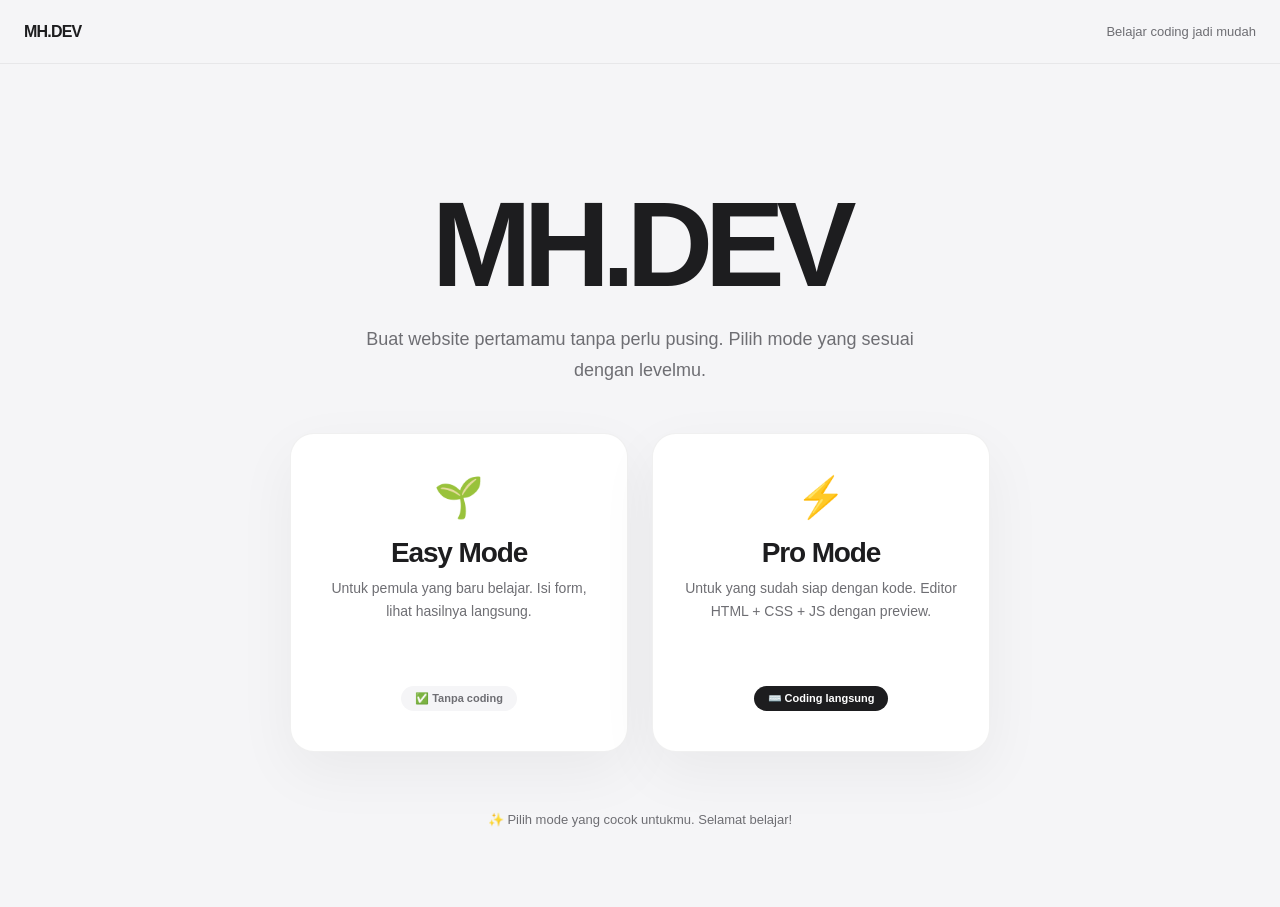
<file: index.html>
<!DOCTYPE html>
<html lang="id">
<head>
    <meta charset="UTF-8">
    <meta name="viewport" content="width=device-width, initial-scale=1.0">
    <meta name="description" content="MH.DEV – Belajar coding dengan cara yang menyenangkan.">
    <title>MH.DEV</title>
    <link rel="stylesheet" href="style.css">
    <style>
        .landing {
            max-width: 1000px;
            margin: 0 auto;
            padding: 120px 24px 80px;
            text-align: center;
        }
        .landing h1 {
            font-size: clamp(60px, 10vw, 120px);
            line-height: 1;
            letter-spacing: -.07em;
            margin-bottom: 20px;
        }
        .landing p {
            max-width: 600px;
            margin: 0 auto 48px;
            color: var(--muted);
            font-size: 18px;
            line-height: 1.7;
        }
        .mode-grid {
            display: grid;
            grid-template-columns: 1fr 1fr;
            gap: 24px;
            max-width: 700px;
            margin: 0 auto;
        }
        .mode-card {
            padding: 40px 28px;
            background: var(--surface);
            border: 1px solid rgba(0,0,0,.06);
            border-radius: var(--radius);
            box-shadow: 0 20px 60px rgba(0,0,0,.05);
            text-decoration: none;
            color: var(--text);
            transition: transform .3s var(--ease), box-shadow .3s var(--ease);
        }
        .mode-card:hover {
            transform: translateY(-6px);
            box-shadow: 0 30px 80px rgba(0,0,0,.08);
        }
        .mode-card .icon {
            font-size: 40px;
            display: block;
            margin-bottom: 16px;
        }
        .mode-card h2 {
            font-size: 28px;
            letter-spacing: -.04em;
            margin-bottom: 8px;
        }
        .mode-card p {
            color: var(--muted);
            font-size: 14px;
            line-height: 1.6;
        }
        .mode-card .badge {
            display: inline-block;
            margin-top: 16px;
            padding: 6px 14px;
            background: var(--bg);
            border-radius: 999px;
            font-size: 11px;
            font-weight: 600;
            color: var(--muted);
        }
        .mode-card .badge.pro {
            background: #1d1d1f;
            color: #fff;
        }
        .footer-landing {
            margin-top: 60px;
            color: var(--muted);
            font-size: 13px;
        }
        @media (max-width: 600px) {
            .mode-grid {
                grid-template-columns: 1fr;
            }
        }
    </style>
</head>
<body>

<header class="topbar" style="background:rgba(245,245,247,.92);">
    <a href="index.html" class="brand">MH.DEV</a>
    <span style="color:var(--muted);font-size:13px;">Belajar coding jadi mudah</span>
</header>

<main>
    <section class="landing">
        <h1>MH.DEV</h1>
        <p>Buat website pertamamu tanpa perlu pusing. Pilih mode yang sesuai dengan levelmu.</p>

        <div class="mode-grid">
            <a href="easy.html" class="mode-card">
                <span class="icon">🌱</span>
                <h2>Easy Mode</h2>
                <p>Untuk pemula yang baru belajar. Isi form, lihat hasilnya langsung.</p>
                <span class="badge">✅ Tanpa coding</span>
            </a>
            <a href="pro.html" class="mode-card">
                <span class="icon">⚡</span>
                <h2>Pro Mode</h2>
                <p>Untuk yang sudah siap dengan kode. Editor HTML + CSS + JS dengan preview.</p>
                <span class="badge pro">⌨️ Coding langsung</span>
            </a>
        </div>

        <div class="footer-landing">
            ✨ Pilih mode yang cocok untukmu. Selamat belajar!
        </div>
    </section>
</main>

</body>
</html>
</file>
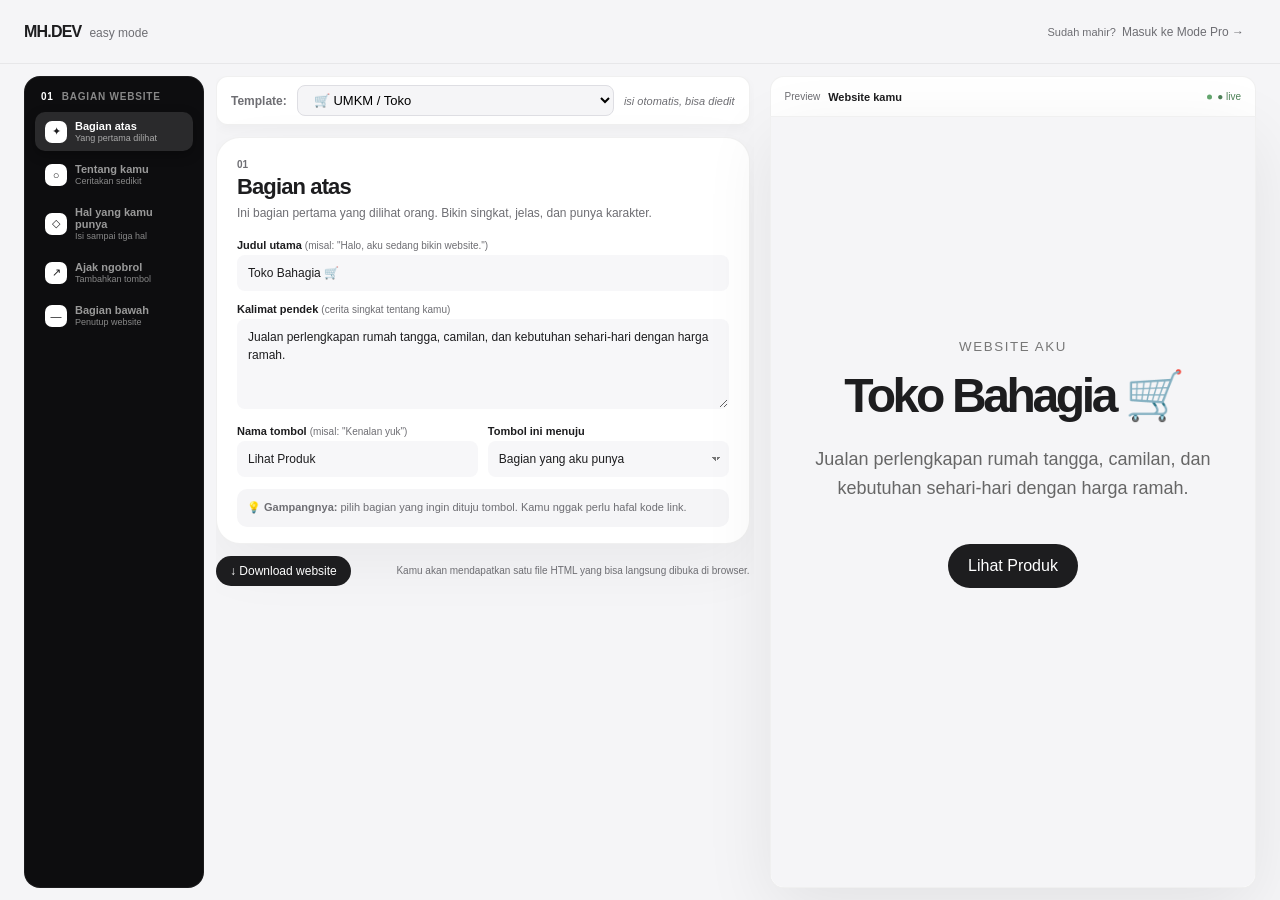
<file: easy.html>
<!DOCTYPE html>
<html lang="id">
<head>
    <meta charset="UTF-8">
    <meta name="viewport" content="width=device-width, initial-scale=1.0">
    <meta name="description" content="MH.DEV Easy Mode – Bikin website dengan cara yang lebih mudah.">
    <title>MH.DEV – Easy Mode</title>
    <link rel="stylesheet" href="style.css">
</head>
<body>

<header class="topbar">
    <a href="index.html" class="brand">
        MH.DEV
        <span>easy mode</span>
    </a>
    <a href="pro.html" class="pro-entry">
        <span>Sudah mahir?</span>
        <strong>Masuk ke Mode Pro →</strong>
    </a>
</header>

<main class="easy-main">
    <!-- DUA KOLOM UTAMA (tanpa intro) -->
    <div class="easy-layout">

        <!-- KOLOM KIRI: Sidebar + Editor -->
        <div class="left-panel">
            <aside class="easy-sidebar dark-sidebar">
                <div class="sidebar-title">
                    <span>01</span>
                    Bagian website
                </div>
                <button class="easy-nav active" data-section="hero" type="button">
                    <span class="nav-icon">✦</span>
                    <span>
                        <strong>Bagian atas</strong>
                        <small>Yang pertama dilihat</small>
                    </span>
                </button>
                <button class="easy-nav" data-section="about" type="button">
                    <span class="nav-icon">○</span>
                    <span>
                        <strong>Tentang kamu</strong>
                        <small>Ceritakan sedikit</small>
                    </span>
                </button>
                <button class="easy-nav" data-section="features" type="button">
                    <span class="nav-icon">◇</span>
                    <span>
                        <strong>Hal yang kamu punya</strong>
                        <small>Isi sampai tiga hal</small>
                    </span>
                </button>
                <button class="easy-nav" data-section="contact" type="button">
                    <span class="nav-icon">↗</span>
                    <span>
                        <strong>Ajak ngobrol</strong>
                        <small>Tambahkan tombol</small>
                    </span>
                </button>
                <button class="easy-nav" data-section="footer" type="button">
                    <span class="nav-icon">—</span>
                    <span>
                        <strong>Bagian bawah</strong>
                        <small>Penutup website</small>
                    </span>
                </button>
            </aside>

            <section class="easy-editor">
                <!-- TEMPLATE SELECTOR (dipindahkan ke dalam editor) -->
                <div class="template-selector">
                    <label for="templateSelect">Template:</label>
                    <select id="templateSelect">
                        <option value="umkm">🛒 UMKM / Toko</option>
                        <option value="kelas">🏫 Kelas / Sekolah</option>
                        <option value="portofolio">🎨 Portofolio</option>
                        <option value="event">🎉 Event</option>
                    </select>
                    <span class="template-hint">isi otomatis, bisa diedit</span>
                </div>

                <!-- Hero -->
                <div class="easy-card active" data-editor="hero">
                    <div class="card-heading">
                        <span class="card-number">01</span>
                        <h2>Bagian atas</h2>
                        <p>Ini bagian pertama yang dilihat orang. Bikin singkat, jelas, dan punya karakter.</p>
                    </div>
                    <label>
                        <span>Judul utama <small>(misal: "Halo, aku sedang bikin website.")</small></span>
                        <input id="heroTitle" type="text" value="" autocomplete="off" spellcheck="false" />
                    </label>
                    <label>
                        <span>Kalimat pendek <small>(cerita singkat tentang kamu)</small></span>
                        <textarea id="heroText" rows="4" autocomplete="off" spellcheck="false"></textarea>
                    </label>
                    <div class="field-grid">
                        <label>
                            <span>Nama tombol <small>(misal: "Kenalan yuk")</small></span>
                            <input id="heroButton" type="text" value="" autocomplete="off" spellcheck="false" />
                        </label>
                        <label>
                            <span>Tombol ini menuju</span>
                            <select id="heroLinkType">
                                <option value="about">Bagian tentang aku</option>
                                <option value="features">Bagian yang aku punya</option>
                                <option value="contact">Bagian kontak</option>
                                <option value="custom">Aku mau isi sendiri</option>
                            </select>
                            <input id="heroLinkCustom" class="link-custom" type="text" placeholder="Contoh: https://contoh.com" autocomplete="off" spellcheck="false" />
                        </label>
                    </div>
                    <div class="tip">💡 <strong>Gampangnya:</strong> pilih bagian yang ingin dituju tombol. Kamu nggak perlu hafal kode link.</div>
                </div>

                <!-- About -->
                <div class="easy-card" data-editor="about">
                    <div class="card-heading">
                        <span class="card-number">02</span>
                        <h2>Tentang kamu</h2>
                        <p>Nggak perlu bikin biodata panjang. Ceritakan siapa kamu dengan bahasa kamu sendiri.</p>
                    </div>
                    <label>
                        <span>Judul bagian</span>
                        <input id="aboutTitle" type="text" value="" autocomplete="off" spellcheck="false" />
                    </label>
                    <label>
                        <span>Ceritakan tentang kamu</span>
                        <textarea id="aboutText" rows="7" autocomplete="off" spellcheck="false"></textarea>
                    </label>
                </div>

                <!-- Features -->
                <div class="easy-card" data-editor="features">
                    <div class="card-heading">
                        <span class="card-number">03</span>
                        <h2>Hal yang kamu punya</h2>
                        <p>Bisa kemampuan, layanan, hobi, project, atau apa saja yang ingin kamu tunjukkan.</p>
                    </div>
                    <div class="feature-editor">
                        <label>
                            <span>Hal pertama</span>
                            <input id="feature1Title" type="text" value="" autocomplete="off" spellcheck="false" />
                            <textarea id="feature1Text" rows="3" autocomplete="off" spellcheck="false"></textarea>
                        </label>
                        <label>
                            <span>Hal kedua</span>
                            <input id="feature2Title" type="text" value="" autocomplete="off" spellcheck="false" />
                            <textarea id="feature2Text" rows="3" autocomplete="off" spellcheck="false"></textarea>
                        </label>
                        <label>
                            <span>Hal ketiga</span>
                            <input id="feature3Title" type="text" value="" autocomplete="off" spellcheck="false" />
                            <textarea id="feature3Text" rows="3" autocomplete="off" spellcheck="false"></textarea>
                        </label>
                    </div>
                </div>

                <!-- Contact -->
                <div class="easy-card" data-editor="contact">
                    <div class="card-heading">
                        <span class="card-number">04</span>
                        <h2>Ajak ngobrol</h2>
                        <p>Kasih orang alasan untuk menghubungi kamu.</p>
                    </div>
                    <label>
                        <span>Judul</span>
                        <input id="contactTitle" type="text" value="" autocomplete="off" spellcheck="false" />
                    </label>
                    <label>
                        <span>Kalimat pendek</span>
                        <textarea id="contactText" rows="4" autocomplete="off" spellcheck="false"></textarea>
                    </label>
                    <div class="field-grid">
                        <label>
                            <span>Nama tombol</span>
                            <input id="contactButton" type="text" value="" autocomplete="off" spellcheck="false" />
                        </label>
                        <label>
                            <span>Tombol ini menuju</span>
                            <select id="contactLinkType">
                                <option value="email">Email</option>
                                <option value="custom">Aku mau isi sendiri</option>
                            </select>
                            <input id="contactEmail" type="email" value="" autocomplete="off" spellcheck="false" />
                            <input id="contactLinkCustom" class="link-custom" type="text" placeholder="https://contoh.com" autocomplete="off" spellcheck="false" />
                        </label>
                    </div>
                </div>

                <!-- Footer -->
                <div class="easy-card" data-editor="footer">
                    <div class="card-heading">
                        <span class="card-number">05</span>
                        <h2>Bagian bawah</h2>
                        <p>Penutup kecil untuk website kamu.</p>
                    </div>
                    <label>
                        <span>Nama atau tulisan <small>(misal: "© 2026 Website Aku")</small></span>
                        <input id="footerText" type="text" value="" autocomplete="off" spellcheck="false" />
                    </label>
                    <div class="tip">✨ Kamu sudah sampai bawah. Website kamu sudah punya struktur dasar.</div>
                </div>

                <!-- DOWNLOAD -->
                <div class="easy-actions">
                    <button class="download-button" id="downloadEasy" type="button">↓ Download website</button>
                    <span id="downloadFeedback" class="feedback-message"></span>
                    <span>Kamu akan mendapatkan satu file HTML yang bisa langsung dibuka di browser.</span>
                </div>
            </section>
        </div>

        <!-- KOLOM KANAN: Preview -->
        <div class="right-panel">
            <div class="preview-header">
                <div>
                    <span>Preview</span>
                    <strong>Website kamu</strong>
                </div>
                <span class="live-dot" id="previewStatus">● live</span>
            </div>
            <div class="easy-preview-window">
                <iframe
                    id="easyPreview"
                    title="Preview website"
                    sandbox="allow-scripts allow-forms"
                ></iframe>
            </div>
        </div>

    </div> <!-- end easy-layout -->
</main>

<script src="script.js"></script>
</body>
</html>
</file>
<file: style.css>
:root {
    --bg: #f5f5f7;
    --surface: #ffffff;
    --text: #1d1d1f;
    --muted: #6e6e73;
    --border: #dedee3;
    --soft: #eeeeF2;
    --radius: 24px;
    --ease: cubic-bezier(.2, .7, .2, 1);
}

* {
    box-sizing: border-box;
    margin: 0;
    padding: 0;
}

html, body {
    height: 100%;
    overflow: hidden; /* tidak ada scroll halaman */
}

body {
    min-width: 320px;
    background: var(--bg);
    color: var(--text);
    font-family: -apple-system, BlinkMacSystemFont, "SF Pro Display", "SF Pro Text", "Helvetica Neue", Arial, sans-serif;
    -webkit-font-smoothing: antialiased;
    display: flex;
    flex-direction: column;
}

button, input, textarea, select { font: inherit; }
button, select { cursor: pointer; }
input, textarea, select { outline: none; }
a { color: inherit; }
[hidden] { display: none !important; }

/* TOPBAR */
.topbar {
    flex: 0 0 auto;
    min-height: 64px;
    padding: 0 24px;
    display: flex;
    align-items: center;
    justify-content: space-between;
    background: rgba(245, 245, 247, .86);
    border-bottom: 1px solid rgba(0, 0, 0, .06);
    backdrop-filter: blur(20px);
    -webkit-backdrop-filter: blur(20px);
}
.brand {
    display: flex;
    align-items: baseline;
    gap: 8px;
    color: var(--text);
    text-decoration: none;
    font-size: 16px;
    font-weight: 700;
    letter-spacing: -.05em;
}
.brand span {
    color: var(--muted);
    font-size: 12px;
    font-weight: 400;
    letter-spacing: 0;
}
.pro-entry {
    padding: 6px 12px;
    display: flex;
    align-items: center;
    gap: 6px;
    color: var(--muted);
    text-decoration: none;
    border-radius: 999px;
    transition: background .25s ease, color .25s ease, transform .3s var(--ease);
}
.pro-entry:hover {
    background: #fff;
    color: var(--text);
    transform: translateY(-1px);
}
.pro-entry span { font-size: 11px; }
.pro-entry strong { font-size: 12px; font-weight: 500; }

/* MAIN - FILL REMAINING HEIGHT */
.easy-main {
    flex: 1;
    display: flex;
    flex-direction: column;
    min-height: 0;
    padding: 12px 24px 12px;
    overflow: hidden;
}

/* LAYOUT DUA KOLOM */
.easy-layout {
    flex: 1;
    display: flex;
    gap: 16px;
    min-height: 0;
}

/* KOLOM KIRI: sidebar + editor */
.left-panel {
    flex: 1 1 60%;
    display: flex;
    gap: 12px;
    min-height: 0;
    overflow: hidden;
}

/* SIDEBAR (hitam) */
.easy-sidebar {
    flex: 0 0 180px;
    display: flex;
    flex-direction: column;
    gap: 4px;
    background: #0d0d0f;
    padding: 14px 10px;
    border-radius: 16px;
    border: 1px solid rgba(255,255,255,.06);
    overflow-y: auto;
}
.sidebar-title {
    margin-bottom: 6px;
    padding: 0 6px;
    display: flex;
    gap: 8px;
    color: #888;
    font-size: 10px;
    font-weight: 600;
    text-transform: uppercase;
    letter-spacing: .08em;
}
.sidebar-title span {
    color: #fff;
}
.easy-nav {
    width: 100%;
    padding: 8px 10px;
    display: grid;
    grid-template-columns: 22px 1fr;
    gap: 8px;
    align-items: center;
    background: transparent;
    color: #999;
    border: 0;
    border-radius: 10px;
    text-align: left;
    transition: background .25s ease, color .25s ease;
}
.easy-nav:hover {
    background: rgba(255,255,255,.08);
    color: #fff;
}
.easy-nav.active {
    background: rgba(255,255,255,.12);
    color: #fff;
    box-shadow: 0 4px 12px rgba(0,0,0,.3);
}
.nav-icon {
    width: 22px;
    height: 22px;
    display: flex;
    align-items: center;
    justify-content: center;
    background: #fff;
    color: #1d1d1f;
    border: 0;
    border-radius: 7px;
    font-size: 11px;
    transition: background .2s ease;
}
.easy-nav:hover .nav-icon {
    background: #f0f0f0;
}
.easy-nav.active .nav-icon {
    background: #fff;
}
.easy-nav strong {
    display: block;
    font-size: 11px;
    font-weight: 600;
}
.easy-nav small {
    display: block;
    margin-top: 1px;
    color: #888;
    font-size: 9px;
}
.easy-nav.active small {
    color: #aaa;
}

/* EDITOR */
.easy-editor {
    flex: 1;
    overflow-y: auto;
    padding-right: 4px;
}

/* TEMPLATE SELECTOR (ringkas, di dalam editor) */
.template-selector {
    display: flex;
    align-items: center;
    gap: 10px;
    padding: 8px 14px;
    margin-bottom: 12px;
    background: var(--surface);
    border: 1px solid rgba(0,0,0,.06);
    border-radius: 12px;
    box-shadow: 0 4px 12px rgba(0,0,0,.03);
    flex-wrap: wrap;
}
.template-selector label {
    font-size: 12px;
    font-weight: 600;
    color: var(--muted);
}
.template-selector select {
    padding: 6px 12px;
    background: var(--bg);
    border: 1px solid var(--border);
    border-radius: 8px;
    font-size: 13px;
    flex: 1;
    min-width: 140px;
}
.template-selector select:focus {
    border-color: #b8b8bf;
    box-shadow: 0 0 0 3px rgba(0,0,0,.04);
}
.template-hint {
    font-size: 11px;
    color: var(--muted);
    font-style: italic;
}

.easy-card {
    display: none;
    padding: 16px 20px;
    background: var(--surface);
    border: 1px solid rgba(0, 0, 0, .06);
    border-radius: var(--radius);
    box-shadow: 0 20px 60px rgba(0, 0, 0, .05);
    animation: cardIn .4s var(--ease);
}
.easy-card.active { display: block; }
@keyframes cardIn {
    from { opacity: 0; transform: translateY(6px); }
    to { opacity: 1; transform: translateY(0); }
}
.card-heading {
    margin-bottom: 16px;
}
.card-number {
    color: var(--muted);
    font-size: 10px;
    font-weight: 600;
}
.card-heading h2 {
    margin-top: 4px;
    font-size: 22px;
    line-height: 1;
    letter-spacing: -.04em;
}
.card-heading p {
    margin-top: 6px;
    color: var(--muted);
    font-size: 12px;
    line-height: 1.6;
}
.easy-card label {
    display: block;
    margin-top: 12px;
}
.easy-card label > span {
    display: block;
    margin-bottom: 4px;
    font-size: 11px;
    font-weight: 600;
}
.easy-card label > span small {
    font-weight: 400;
    color: var(--muted);
    font-size: 10px;
}
.easy-card input,
.easy-card textarea,
.easy-card select {
    width: 100%;
    padding: 8px 10px;
    background: #f7f7f9;
    color: var(--text);
    border: 1px solid transparent;
    border-radius: 8px;
    font-size: 12px;
    line-height: 1.5;
    transition: background .2s ease, border-color .2s ease, box-shadow .2s ease;
}
.easy-card textarea {
    min-height: 56px;
    resize: vertical;
}
.easy-card select {
    appearance: none;
    background-image: linear-gradient(45deg, transparent 50%, #777 50%), linear-gradient(135deg, #777 50%, transparent 50%);
    background-position: calc(100% - 12px) 50%, calc(100% - 7px) 50%;
    background-size: 4px 4px, 4px 4px;
    background-repeat: no-repeat;
    padding-right: 28px;
}
.easy-card input:focus,
.easy-card textarea:focus,
.easy-card select:focus {
    background: #fff;
    border-color: #b8b8bf;
    box-shadow: 0 0 0 3px rgba(0,0,0,.04);
}
.easy-card input::placeholder,
.easy-card textarea::placeholder {
    color: #aaa;
    font-style: italic;
}
.link-custom { margin-top: 4px; display: none; }
.link-custom.show { display: block; }
#contactEmail { margin-top: 4px; }
#contactLinkCustom { display: none; }
#contactLinkCustom.show { display: block; }
.field-grid {
    display: grid;
    grid-template-columns: 1fr 1fr;
    gap: 10px;
}
.feature-editor {
    display: grid;
    gap: 10px;
}
.feature-editor label {
    margin: 0;
    padding: 10px 12px;
    background: #f7f7f9;
    border-radius: 12px;
}
.feature-editor input,
.feature-editor textarea {
    background: #fff;
}
.tip {
    margin-top: 12px;
    padding: 10px;
    background: #f5f5f7;
    border-radius: 10px;
    color: var(--muted);
    font-size: 11px;
    line-height: 1.6;
}
.tip code {
    padding: 1px 4px;
    background: #fff;
    border-radius: 4px;
    color: var(--text);
    font-family: monospace;
}
.easy-actions {
    margin-top: 12px;
    display: flex;
    align-items: center;
    flex-wrap: wrap;
    gap: 10px;
}
.download-button {
    padding: 8px 14px;
    background: var(--text);
    color: #fff;
    border: 0;
    border-radius: 999px;
    font-size: 12px;
    font-weight: 500;
    transition: transform .3s var(--ease), background .25s ease;
}
.download-button:hover {
    background: #333336;
    transform: translateY(-2px);
}
.feedback-message {
    font-size: 12px;
    color: var(--muted);
    transition: opacity 0.3s ease;
    flex: 1;
}
.feedback-message.success { color: #2b8c4a; }
.feedback-message.error { color: #c0392b; }
.easy-actions > span:last-child {
    color: var(--muted);
    font-size: 10px;
}

/* KOLOM KANAN: Preview */
.right-panel {
    flex: 1 1 40%;
    display: flex;
    flex-direction: column;
    min-height: 0;
}
.preview-header {
    flex: 0 0 auto;
    height: 40px;
    padding: 0 14px;
    display: flex;
    align-items: center;
    justify-content: space-between;
    background: #fff;
    border: 1px solid rgba(0, 0, 0, .06);
    border-bottom: 0;
    border-radius: 14px 14px 0 0;
}
.preview-header div {
    display: flex;
    align-items: center;
    gap: 8px;
}
.preview-header span {
    color: var(--muted);
    font-size: 10px;
}
.preview-header strong {
    font-size: 11px;
}
.live-dot {
    position: relative;
    padding-left: 10px;
    color: #4d8057 !important;
    font-size: 10px;
}
.live-dot::before {
    content: "";
    position: absolute;
    left: 0;
    top: 50%;
    width: 5px;
    height: 5px;
    transform: translateY(-50%);
    background: #62a56d;
    border-radius: 50%;
    transition: background 0.3s ease;
}
.live-dot.updating {
    color: #c39d2b !important;
}
.live-dot.updating::before {
    background: #e5b83c;
    animation: blink-dot 0.6s ease-in-out 3;
}
@keyframes blink-dot {
    0%, 100% { opacity: 1; }
    50% { opacity: 0.2; }
}
.easy-preview-window {
    flex: 1;
    overflow: hidden;
    background: #fff;
    border: 1px solid rgba(0, 0, 0, .06);
    border-radius: 0 0 14px 14px;
    box-shadow: 0 20px 70px rgba(0, 0, 0, .08);
}
.easy-preview-window iframe {
    display: block;
    width: 100%;
    height: 100%;
    border: 0;
    background: #fff;
}

/* RESPONSIVE */
@media (max-width: 1050px) {
    .easy-main { padding: 10px 16px; }
    .left-panel { flex: 1 1 55%; }
    .easy-sidebar { flex: 0 0 150px; }
    .right-panel { flex: 1 1 45%; }
}
@media (max-width: 820px) {
    .easy-layout {
        flex-direction: column;
    }
    .left-panel {
        flex: 1 1 auto;
        max-height: 55vh;
    }
    .right-panel {
        flex: 1 1 auto;
        min-height: 40vh;
    }
    .easy-sidebar {
        flex: 0 0 120px;
        overflow-y: auto;
    }
    .easy-editor {
        overflow-y: auto;
    }
}
@media (max-width: 600px) {
    .topbar {
        padding: 0 12px;
        min-height: 54px;
        flex-wrap: wrap;
    }
    .brand span { display: none; }
    .pro-entry span { display: none; }
    .easy-main { padding: 8px; }
    .left-panel {
        flex-direction: column;
        max-height: none;
    }
    .easy-sidebar {
        flex: 0 0 auto;
        display: grid;
        grid-template-columns: 1fr 1fr;
        padding: 10px;
        border-radius: 12px;
    }
    .sidebar-title { grid-column: 1 / -1; }
    .easy-editor { overflow-y: auto; }
    .field-grid { grid-template-columns: 1fr; }
    .right-panel { min-height: 45vh; }
    .template-selector { flex-direction: column; align-items: stretch; }
    .easy-actions { align-items: stretch; flex-direction: column; }
}
</file>
